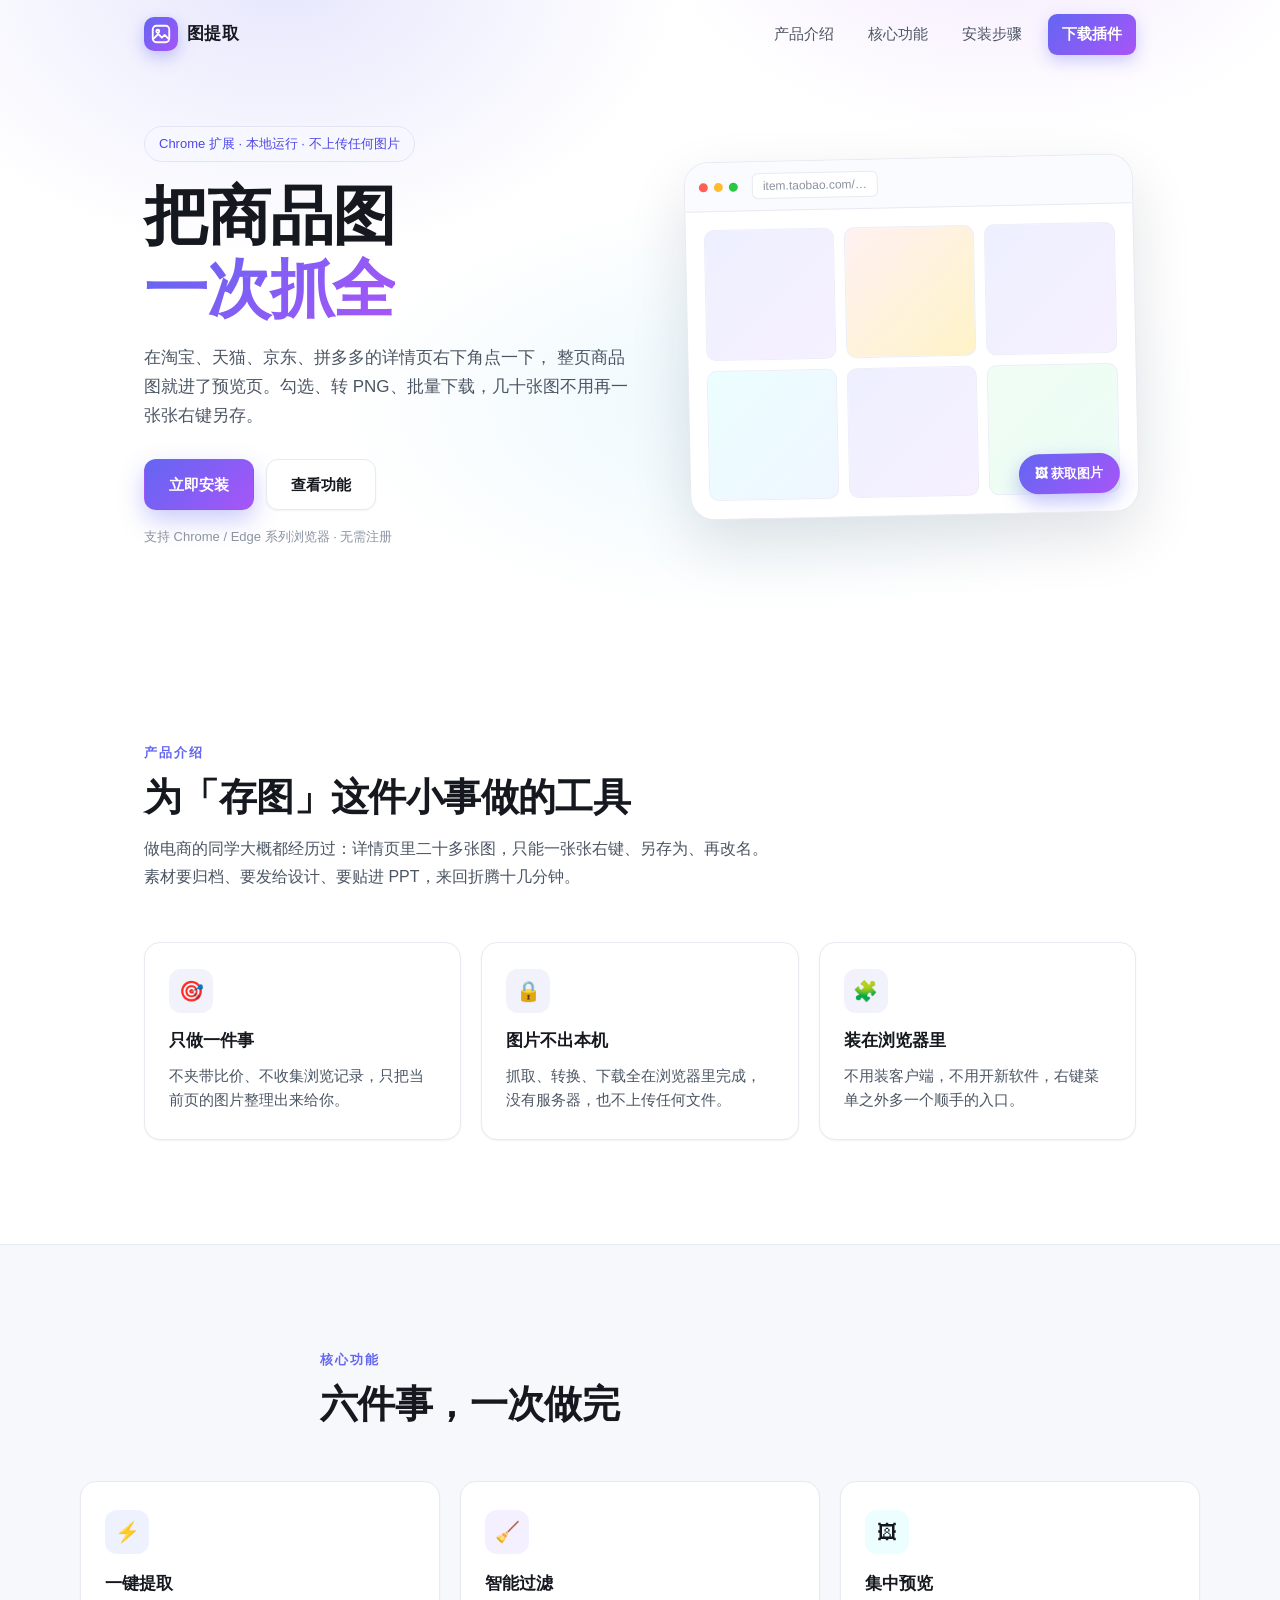
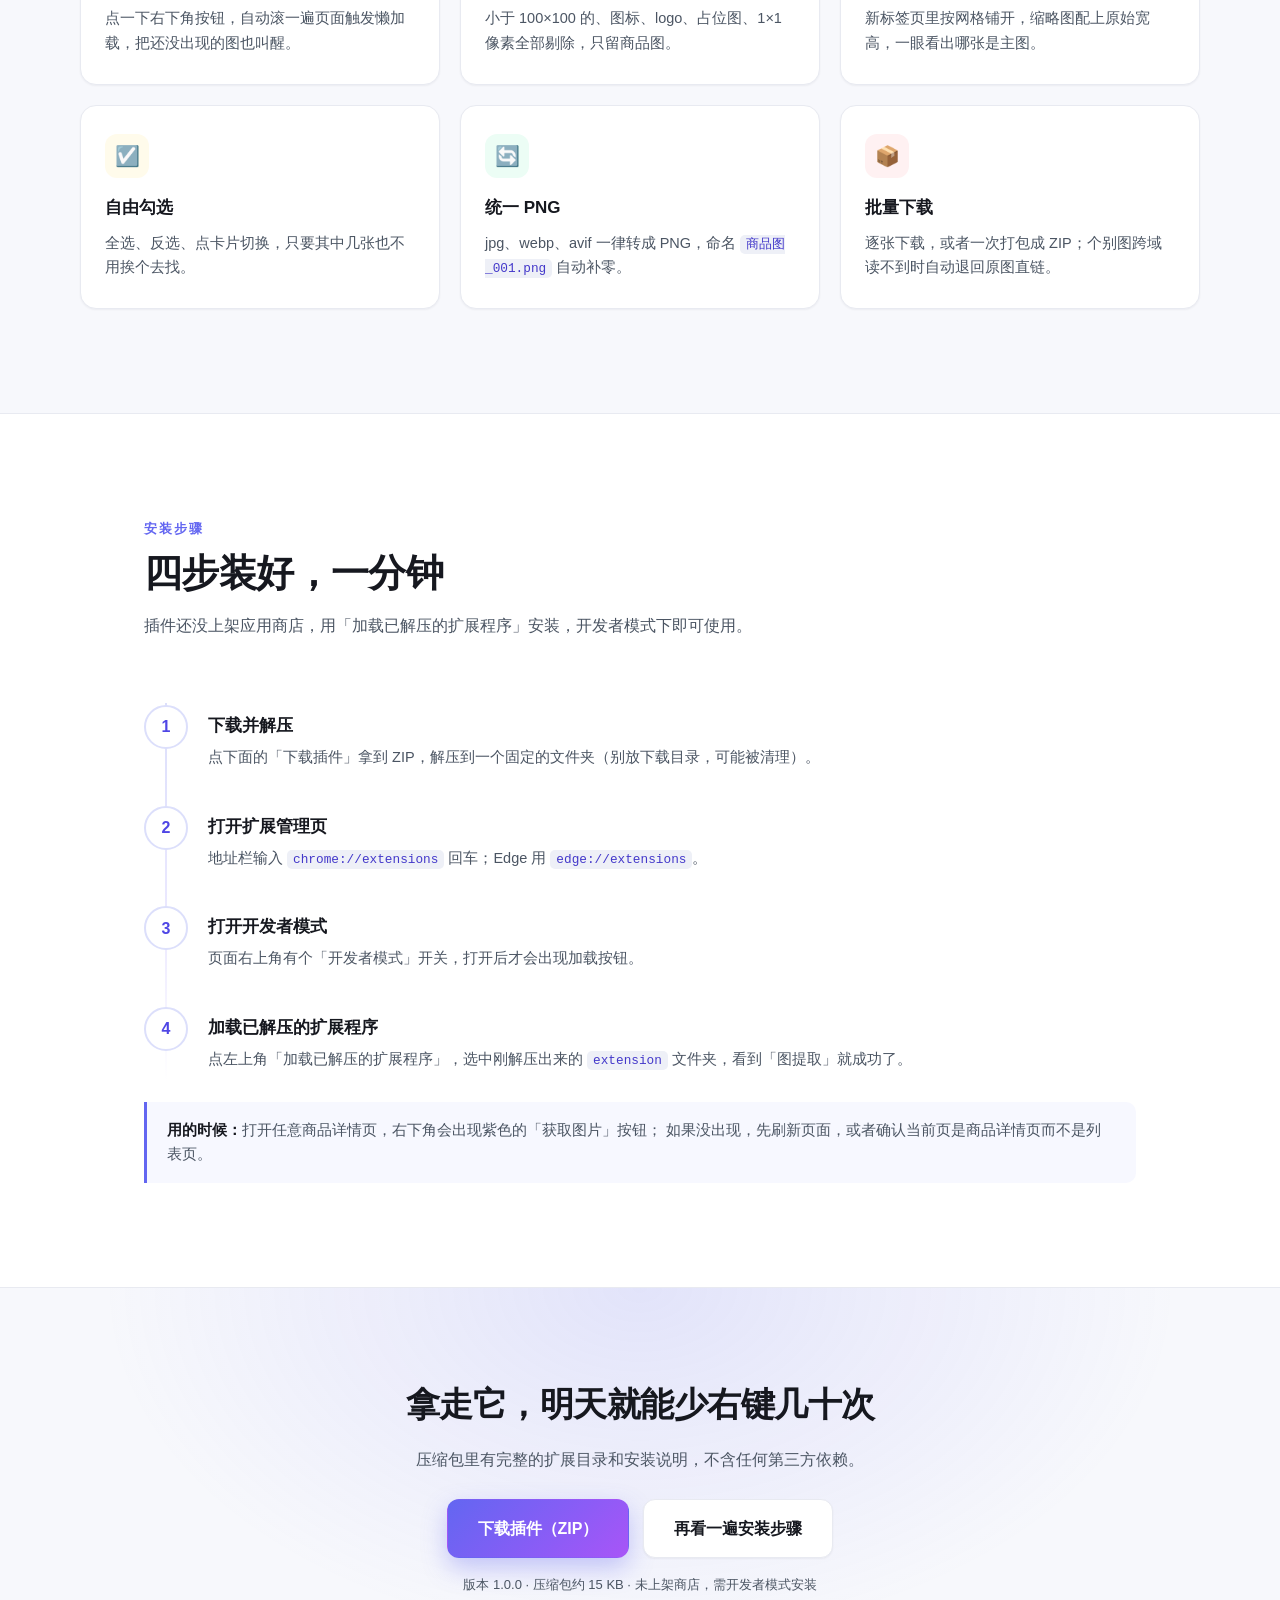
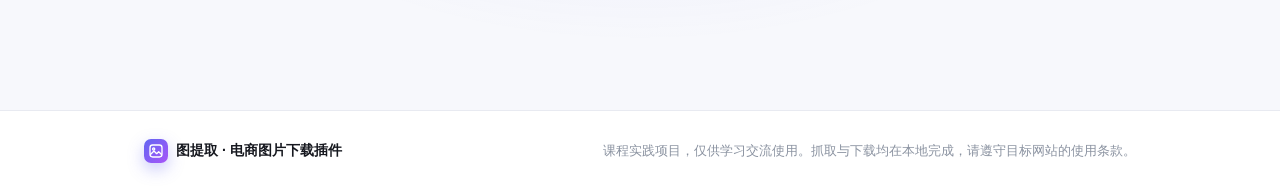
<file: docs/index.html>
<!DOCTYPE html>
<html lang="zh-CN">
<head>
  <meta charset="UTF-8" />
  <meta name="viewport" content="width=device-width, initial-scale=1.0" />
  <title>图提取 · 电商图片下载插件</title>
  <meta name="description" content="图提取是一个 Chrome 扩展：在电商详情页一键抓取全部商品图，勾选后统一转成 PNG 批量下载或打包 ZIP。" />
  <link rel="icon" href="assets/favicon.svg" type="image/svg+xml" />
  <link rel="stylesheet" href="css/style.css" />
</head>
<body>
  <!-- ===== 导航 ===== -->
  <header class="nav" id="nav">
    <div class="nav-inner">
      <a class="brand" href="#top">
        <span class="brand-mark" aria-hidden="true">
          <svg viewBox="0 0 24 24" width="22" height="22" fill="none" stroke="currentColor" stroke-width="2" stroke-linecap="round" stroke-linejoin="round">
            <rect x="3" y="3" width="18" height="18" rx="4" />
            <circle cx="8.5" cy="9" r="1.6" />
            <path d="m4 17 5-5 4 4 3-3 4 4" />
          </svg>
        </span>
        图提取
      </a>

      <nav class="nav-links" id="navLinks">
        <a href="#intro" class="nav-link">产品介绍</a>
        <a href="#features" class="nav-link">核心功能</a>
        <a href="#install" class="nav-link">安装步骤</a>
        <a href="#download" class="nav-link nav-cta">下载插件</a>
      </nav>

      <button class="nav-toggle" id="navToggle" type="button" aria-label="展开菜单" aria-expanded="false">
        <span></span><span></span><span></span>
      </button>
    </div>
  </header>

  <main id="top">
    <!-- ===== Hero ===== -->
    <section class="hero">
      <div class="hero-bg" aria-hidden="true"></div>
      <div class="hero-inner">
        <p class="hero-tag">Chrome 扩展 · 本地运行 · 不上传任何图片</p>
        <h1 class="hero-title">把商品图<br /><span class="grad">一次抓全</span></h1>
        <p class="hero-sub">
          在淘宝、天猫、京东、拼多多的详情页右下角点一下，
          整页商品图就进了预览页。勾选、转 PNG、批量下载，几十张图不用再一张张右键另存。
        </p>
        <div class="hero-actions">
          <a class="btn btn-primary" href="#download">立即安装</a>
          <a class="btn btn-ghost" href="#features">查看功能</a>
        </div>
        <p class="hero-note">支持 Chrome / Edge 系列浏览器 · 无需注册</p>
      </div>

      <!-- 纯 CSS 画的示意图，不引用任何外部图片 -->
      <div class="hero-mock" aria-hidden="true">
        <div class="mock-bar">
          <span class="dot"></span><span class="dot"></span><span class="dot"></span>
          <span class="mock-url">item.taobao.com/…</span>
        </div>
        <div class="mock-body">
          <div class="mock-grid">
            <span></span><span></span><span></span>
            <span></span><span></span><span></span>
          </div>
          <div class="mock-btn">🖼 获取图片</div>
        </div>
      </div>
    </section>

    <!-- ===== 产品介绍 ===== -->
    <section class="section" id="intro">
      <div class="section-head reveal">
        <p class="eyebrow">产品介绍</p>
        <h2>为「存图」这件小事做的工具</h2>
        <p class="lead">
          做电商的同学大概都经历过：详情页里二十多张图，只能一张张右键、另存为、再改名。
          素材要归档、要发给设计、要贴进 PPT，来回折腾十几分钟。
        </p>
      </div>

      <div class="intro-grid">
        <article class="intro-card reveal">
          <div class="ico">🎯</div>
          <h3>只做一件事</h3>
          <p>不夹带比价、不收集浏览记录，只把当前页的图片整理出来给你。</p>
        </article>
        <article class="intro-card reveal">
          <div class="ico">🔒</div>
          <h3>图片不出本机</h3>
          <p>抓取、转换、下载全在浏览器里完成，没有服务器，也不上传任何文件。</p>
        </article>
        <article class="intro-card reveal">
          <div class="ico">🧩</div>
          <h3>装在浏览器里</h3>
          <p>不用装客户端，不用开新软件，右键菜单之外多一个顺手的入口。</p>
        </article>
      </div>
    </section>

    <!-- ===== 核心功能 ===== -->
    <section class="section section-alt" id="features">
      <div class="section-head reveal">
        <p class="eyebrow">核心功能</p>
        <h2>六件事，一次做完</h2>
      </div>

      <div class="feature-grid">
        <article class="feature reveal">
          <div class="ico ico-blue">⚡</div>
          <h3>一键提取</h3>
          <p>点一下右下角按钮，自动滚一遍页面触发懒加载，把还没出现的图也叫醒。</p>
        </article>
        <article class="feature reveal">
          <div class="ico ico-violet">🧹</div>
          <h3>智能过滤</h3>
          <p>小于 100×100 的、图标、logo、占位图、1×1 像素全部剔除，只留商品图。</p>
        </article>
        <article class="feature reveal">
          <div class="ico ico-cyan">🖼</div>
          <h3>集中预览</h3>
          <p>新标签页里按网格铺开，缩略图配上原始宽高，一眼看出哪张是主图。</p>
        </article>
        <article class="feature reveal">
          <div class="ico ico-amber">☑️</div>
          <h3>自由勾选</h3>
          <p>全选、反选、点卡片切换，只要其中几张也不用挨个去找。</p>
        </article>
        <article class="feature reveal">
          <div class="ico ico-green">🔄</div>
          <h3>统一 PNG</h3>
          <p>jpg、webp、avif 一律转成 PNG，命名 <code>商品图_001.png</code> 自动补零。</p>
        </article>
        <article class="feature reveal">
          <div class="ico ico-rose">📦</div>
          <h3>批量下载</h3>
          <p>逐张下载，或者一次打包成 ZIP；个别图跨域读不到时自动退回原图直链。</p>
        </article>
      </div>
    </section>

    <!-- ===== 安装步骤 ===== -->
    <section class="section" id="install">
      <div class="section-head reveal">
        <p class="eyebrow">安装步骤</p>
        <h2>四步装好，一分钟</h2>
        <p class="lead">插件还没上架应用商店，用「加载已解压的扩展程序」安装，开发者模式下即可使用。</p>
      </div>

      <ol class="steps">
        <li class="step reveal">
          <span class="step-no">1</span>
          <div class="step-body">
            <h3>下载并解压</h3>
            <p>点下面的「下载插件」拿到 ZIP，解压到一个固定的文件夹（别放下载目录，可能被清理）。</p>
          </div>
        </li>
        <li class="step reveal">
          <span class="step-no">2</span>
          <div class="step-body">
            <h3>打开扩展管理页</h3>
            <p>地址栏输入 <code>chrome://extensions</code> 回车；Edge 用 <code>edge://extensions</code>。</p>
          </div>
        </li>
        <li class="step reveal">
          <span class="step-no">3</span>
          <div class="step-body">
            <h3>打开开发者模式</h3>
            <p>页面右上角有个「开发者模式」开关，打开后才会出现加载按钮。</p>
          </div>
        </li>
        <li class="step reveal">
          <span class="step-no">4</span>
          <div class="step-body">
            <h3>加载已解压的扩展程序</h3>
            <p>点左上角「加载已解压的扩展程序」，选中刚解压出来的 <code>extension</code> 文件夹，看到「图提取」就成功了。</p>
          </div>
        </li>
      </ol>

      <div class="tip reveal">
        <strong>用的时候：</strong>打开任意商品详情页，右下角会出现紫色的「获取图片」按钮；
        如果没出现，先刷新页面，或者确认当前页是商品详情页而不是列表页。
      </div>
    </section>

    <!-- ===== 下载 CTA ===== -->
    <section class="cta" id="download">
      <div class="cta-inner reveal">
        <h2>拿走它，明天就能少右键几十次</h2>
        <p>压缩包里有完整的扩展目录和安装说明，不含任何第三方依赖。</p>
        <div class="cta-actions">
          <a class="btn btn-primary btn-lg" href="assets/tu-tiqu-extension.zip" download>下载插件（ZIP）</a>
          <a class="btn btn-ghost btn-lg" href="#install">再看一遍安装步骤</a>
        </div>
        <p class="cta-note">版本 1.0.0 · 压缩包约 15 KB · 未上架商店，需开发者模式安装</p>
      </div>
    </section>
  </main>

  <footer class="footer">
    <div class="footer-inner">
      <div class="footer-brand">
        <span class="brand-mark small" aria-hidden="true">
          <svg viewBox="0 0 24 24" width="16" height="16" fill="none" stroke="currentColor" stroke-width="2" stroke-linecap="round" stroke-linejoin="round">
            <rect x="3" y="3" width="18" height="18" rx="4" />
            <circle cx="8.5" cy="9" r="1.6" />
            <path d="m4 17 5-5 4 4 3-3 4 4" />
          </svg>
        </span>
        图提取 · 电商图片下载插件
      </div>
      <p class="footer-note">
        课程实践项目，仅供学习交流使用。抓取与下载均在本地完成，请遵守目标网站的使用条款。
      </p>
    </div>
  </footer>

  <script src="js/main.js"></script>
</body>
</html>
</file>
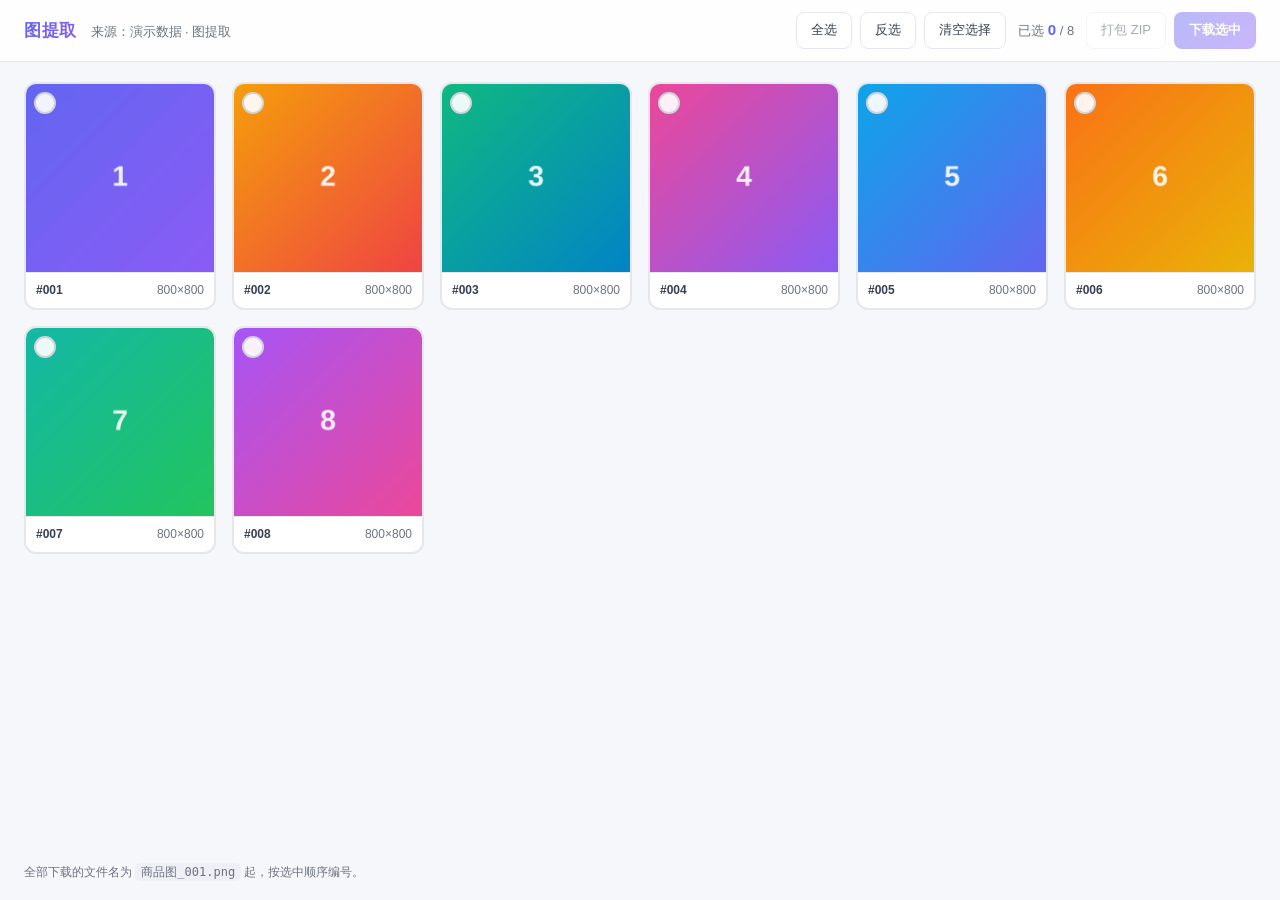
<file: extension/gallery.html>
<!DOCTYPE html>
<html lang="zh-CN">
<head>
  <meta charset="UTF-8" />
  <meta name="viewport" content="width=device-width, initial-scale=1.0" />
  <title>图提取 · 图片预览</title>
  <link rel="stylesheet" href="gallery.css" />
</head>
<body>
  <header class="topbar">
    <div class="topbar-left">
      <div class="logo">图提取</div>
      <div class="source" id="source">还没有提取记录</div>
    </div>
    <div class="topbar-right">
      <button class="btn ghost" id="btn-all" type="button">全选</button>
      <button class="btn ghost" id="btn-invert" type="button">反选</button>
      <button class="btn ghost" id="btn-clear" type="button">清空选择</button>
      <span class="counter">已选 <b id="count">0</b> / <span id="total">0</span></span>
      <button class="btn ghost" id="btn-zip" type="button" disabled>打包 ZIP</button>
      <button class="btn primary" id="btn-download" type="button" disabled>下载选中</button>
    </div>
  </header>

  <div class="progress" id="progress" hidden>
    <div class="progress-bar"><i id="progress-fill"></i></div>
    <div class="progress-text" id="progress-text">准备中…</div>
  </div>

  <main>
    <div class="grid" id="grid"></div>

    <section class="empty" id="empty">
      <div class="empty-ico">🖼</div>
      <h1>还没有图片</h1>
      <p>
        打开淘宝 / 天猫 / 京东 / 拼多多的商品详情页，页面右下角会出现一个
        <b>「获取图片」</b> 按钮，点一下就能把这一页的商品图都抓过来。
      </p>
      <p class="hint">如果按钮没出现：先刷新一下页面；或者确认当前页是不是商品详情页。</p>
    </section>
  </main>

  <footer class="footer">
    <span>全部下载的文件名为 <code>商品图_001.png</code> 起，按选中顺序编号。</span>
  </footer>

  <script src="gallery.js"></script>
</body>
</html>
</file>
<file: docs/css/style.css>
/* ============================================================
   图提取 · 官网样式
   全部使用 CSS 变量，不引用外部字体/图片/CDN
   ============================================================ */

:root {
  --primary: #6366f1;
  --primary-dark: #4f46e5;
  --violet: #8b5cf6;
  --grad: linear-gradient(135deg, #6366f1 0%, #8b5cf6 60%, #a855f7 100%);

  --bg: #ffffff;
  --bg-alt: #f7f8fc;
  --text: #16181f;
  --text-2: #4b5563;
  --text-3: #8b93a1;
  --line: #e8eaf1;

  --radius-s: 10px;
  --radius: 16px;
  --radius-l: 24px;
  --shadow-s: 0 1px 2px rgba(16, 24, 40, 0.05);
  --shadow: 0 10px 30px rgba(16, 24, 40, 0.08);
  --shadow-l: 0 24px 60px rgba(16, 24, 40, 0.12);

  --pad: clamp(20px, 5vw, 64px);
  --maxw: 1120px;
}

* { box-sizing: border-box; }

html { scroll-behavior: smooth; }

body {
  margin: 0;
  background: var(--bg);
  color: var(--text);
  font: 16px/1.7 -apple-system, BlinkMacSystemFont, "Segoe UI", "PingFang SC",
        "Hiragino Sans GB", "Microsoft YaHei", sans-serif;
  -webkit-font-smoothing: antialiased;
  overflow-x: hidden;
}

a { color: inherit; text-decoration: none; }
code {
  font-family: "JetBrains Mono", Consolas, Monaco, monospace;
  font-size: 0.88em;
  background: #eef0f7;
  color: #4338ca;
  padding: 2px 6px;
  border-radius: 5px;
}

/* ---------------- 导航 ---------------- */
.nav {
  position: fixed;
  inset: 0 0 auto 0;
  z-index: 100;
  transition: background 0.25s, box-shadow 0.25s, backdrop-filter 0.25s;
}
.nav.scrolled {
  background: rgba(255, 255, 255, 0.82);
  backdrop-filter: saturate(180%) blur(14px);
  box-shadow: 0 1px 0 var(--line), 0 8px 24px rgba(16, 24, 40, 0.06);
}

.nav-inner {
  max-width: var(--maxw);
  margin: 0 auto;
  padding: 14px var(--pad);
  display: flex;
  align-items: center;
  justify-content: space-between;
  gap: 16px;
}

.brand {
  display: inline-flex;
  align-items: center;
  gap: 9px;
  font-weight: 700;
  font-size: 17px;
  letter-spacing: 0.4px;
}
.brand-mark {
  display: grid;
  place-items: center;
  width: 34px;
  height: 34px;
  border-radius: 10px;
  color: #fff;
  background: var(--grad);
  box-shadow: 0 6px 16px rgba(99, 102, 241, 0.35);
}
.brand-mark.small { width: 24px; height: 24px; border-radius: 7px; }

.nav-links { display: flex; align-items: center; gap: 6px; }

.nav-link {
  position: relative;
  padding: 8px 14px;
  border-radius: 9px;
  font-size: 14.5px;
  color: var(--text-2);
  transition: color 0.18s, background 0.18s;
}
.nav-link:hover { color: var(--text); background: #f1f2f8; }
.nav-link.active { color: var(--primary-dark); background: #eef0ff; }

.nav-cta {
  margin-left: 6px;
  color: #fff;
  background: var(--grad);
  font-weight: 600;
  box-shadow: 0 6px 16px rgba(99, 102, 241, 0.3);
}
.nav-cta:hover { color: #fff; background: var(--grad); filter: brightness(1.06); }

.nav-toggle {
  display: none;
  width: 40px;
  height: 40px;
  border: 1px solid var(--line);
  border-radius: 10px;
  background: #fff;
  cursor: pointer;
  padding: 10px 9px;
  flex-direction: column;
  justify-content: space-between;
}
.nav-toggle span {
  display: block;
  height: 2px;
  border-radius: 2px;
  background: var(--text-2);
  transition: transform 0.2s, opacity 0.2s;
}
.nav.open .nav-toggle span:nth-child(1) { transform: translateY(6px) rotate(45deg); }
.nav.open .nav-toggle span:nth-child(2) { opacity: 0; }
.nav.open .nav-toggle span:nth-child(3) { transform: translateY(-6px) rotate(-45deg); }

/* ---------------- Hero ---------------- */
.hero {
  position: relative;
  max-width: var(--maxw);
  margin: 0 auto;
  padding: clamp(96px, 14vh, 150px) var(--pad) clamp(48px, 7vw, 96px);
  display: grid;
  grid-template-columns: minmax(0, 1fr) minmax(0, 0.92fr);
  gap: clamp(24px, 5vw, 56px);
  align-items: center;
  overflow: visible;
}

.hero-bg {
  position: absolute;
  top: -170px;
  left: 50%;
  width: 100vw;
  height: 780px;
  transform: translateX(-50%);
  background:
    radial-gradient(46% 54% at 22% 18%, rgba(99, 102, 241, 0.16), transparent 68%),
    radial-gradient(42% 48% at 78% 8%, rgba(168, 85, 247, 0.14), transparent 66%),
    radial-gradient(50% 40% at 60% 74%, rgba(14, 165, 233, 0.08), transparent 70%);
  pointer-events: none;
  z-index: -1;
}

.hero-tag {
  display: inline-block;
  margin: 0 0 18px;
  padding: 6px 14px;
  border: 1px solid #e3e5f5;
  border-radius: 999px;
  background: #f7f8ff;
  color: var(--primary-dark);
  font-size: 13px;
  font-weight: 500;
}

.hero-title {
  margin: 0 0 18px;
  font-size: clamp(38px, 6vw, 64px);
  line-height: 1.14;
  letter-spacing: -1.2px;
  font-weight: 800;
}
.grad {
  background: var(--grad);
  -webkit-background-clip: text;
  background-clip: text;
  color: transparent;
}

.hero-sub {
  margin: 0 0 28px;
  max-width: 34em;
  color: var(--text-2);
  font-size: clamp(15px, 1.6vw, 17px);
}

.hero-actions { display: flex; flex-wrap: wrap; gap: 12px; }

.hero-note { margin: 16px 0 0; color: var(--text-3); font-size: 13px; }

/* 按钮 */
.btn {
  display: inline-flex;
  align-items: center;
  justify-content: center;
  gap: 8px;
  padding: 12px 24px;
  border-radius: 12px;
  border: 1px solid transparent;
  font-size: 15px;
  font-weight: 600;
  cursor: pointer;
  transition: transform 0.16s, box-shadow 0.16s, background 0.16s, filter 0.16s;
}
.btn-primary {
  color: #fff;
  background: var(--grad);
  box-shadow: 0 10px 24px rgba(99, 102, 241, 0.34);
}
.btn-primary:hover { transform: translateY(-2px); box-shadow: 0 16px 32px rgba(99, 102, 241, 0.42); }
.btn-ghost {
  color: var(--text);
  background: #fff;
  border-color: var(--line);
  box-shadow: var(--shadow-s);
}
.btn-ghost:hover { transform: translateY(-2px); border-color: #d7dae8; box-shadow: var(--shadow); }
.btn-lg { padding: 15px 30px; font-size: 16px; }

/* 示意图 */
.hero-mock {
  position: relative;
  border-radius: var(--radius-l);
  background: #fff;
  border: 1px solid var(--line);
  box-shadow: var(--shadow-l);
  overflow: hidden;
  transform: rotate(-1.2deg);
}
.mock-bar {
  display: flex;
  align-items: center;
  gap: 6px;
  padding: 11px 14px;
  border-bottom: 1px solid var(--line);
  background: #fafbff;
}
.dot { width: 9px; height: 9px; border-radius: 50%; background: #e3e5ef; }
.dot:nth-child(1) { background: #ff5f57; }
.dot:nth-child(2) { background: #febc2e; }
.dot:nth-child(3) { background: #28c840; }
.mock-url {
  margin-left: 8px;
  font-size: 12px;
  color: var(--text-3);
  background: #fff;
  border: 1px solid var(--line);
  border-radius: 6px;
  padding: 2px 10px;
}
.mock-body { position: relative; padding: 18px; }
.mock-grid {
  display: grid;
  grid-template-columns: repeat(3, 1fr);
  gap: 10px;
}
.mock-grid span {
  display: block;
  aspect-ratio: 1 / 1;
  border-radius: 10px;
  background: linear-gradient(135deg, #eef0ff, #f6f0ff);
  border: 1px solid #eceef8;
}
.mock-grid span:nth-child(2) { background: linear-gradient(135deg, #fff1f2, #fef3c7); }
.mock-grid span:nth-child(4) { background: linear-gradient(135deg, #ecfeff, #eff6ff); }
.mock-grid span:nth-child(6) { background: linear-gradient(135deg, #f0fdf4, #ecfdf5); }
.mock-btn {
  position: absolute;
  right: 18px;
  bottom: 18px;
  padding: 9px 16px;
  border-radius: 999px;
  background: var(--grad);
  color: #fff;
  font-size: 13px;
  font-weight: 600;
  box-shadow: 0 8px 20px rgba(99, 102, 241, 0.4);
}

/* ---------------- 通用区块 ---------------- */
.section {
  max-width: var(--maxw);
  margin: 0 auto;
  padding: clamp(56px, 9vw, 104px) var(--pad);
}
.section-alt {
  max-width: none;
  background: var(--bg-alt);
  border-top: 1px solid var(--line);
  border-bottom: 1px solid var(--line);
}
.section-alt > * { max-width: var(--maxw); margin-left: auto; margin-right: auto; }

.section-head { max-width: 640px; margin-bottom: clamp(32px, 5vw, 52px); }
.eyebrow {
  margin: 0 0 10px;
  font-size: 13px;
  font-weight: 600;
  letter-spacing: 2px;
  text-transform: uppercase;
  color: var(--primary);
}
.section-head h2 {
  margin: 0 0 14px;
  font-size: clamp(26px, 3.6vw, 38px);
  line-height: 1.25;
  letter-spacing: -0.6px;
}
.lead { margin: 0; color: var(--text-2); }

/* 介绍三卡 */
.intro-grid {
  display: grid;
  grid-template-columns: repeat(auto-fit, minmax(250px, 1fr));
  gap: 20px;
}
.intro-card {
  padding: 26px 24px;
  background: #fff;
  border: 1px solid var(--line);
  border-radius: var(--radius);
  box-shadow: var(--shadow-s);
  transition: transform 0.2s, box-shadow 0.2s;
}
.intro-card:hover { transform: translateY(-4px); box-shadow: var(--shadow); }
.intro-card h3 { margin: 14px 0 8px; font-size: 17px; }
.intro-card p { margin: 0; color: var(--text-2); font-size: 14.5px; }

.ico {
  display: grid;
  place-items: center;
  width: 44px;
  height: 44px;
  border-radius: 12px;
  font-size: 20px;
  background: #f1f2fb;
}
.ico-blue { background: #eef2ff; }
.ico-violet { background: #f5f0ff; }
.ico-cyan { background: #ecfeff; }
.ico-amber { background: #fffbeb; }
.ico-green { background: #ecfdf5; }
.ico-rose { background: #fff1f2; }

/* 功能卡 */
.feature-grid {
  display: grid;
  grid-template-columns: repeat(3, minmax(0, 1fr));
  gap: 20px;
}
.feature {
  padding: 28px 24px;
  background: #fff;
  border: 1px solid var(--line);
  border-radius: var(--radius);
  box-shadow: var(--shadow-s);
  transition: transform 0.2s, box-shadow 0.2s, border-color 0.2s;
}
.feature:hover {
  transform: translateY(-5px);
  box-shadow: var(--shadow);
  border-color: #dfe3f5;
}
.feature h3 { margin: 16px 0 8px; font-size: 17px; }
.feature p { margin: 0; color: var(--text-2); font-size: 14.5px; }

/* 安装时间线 */
.steps {
  list-style: none;
  margin: 0;
  padding: 0;
  position: relative;
}
.steps::before {
  content: "";
  position: absolute;
  left: 21px;
  top: 12px;
  bottom: 12px;
  width: 2px;
  background: linear-gradient(180deg, #dcdffb, #ece9ff 60%, transparent);
}
.step {
  position: relative;
  display: flex;
  gap: 20px;
  padding: 14px 0 22px;
}
.step-no {
  flex: none;
  width: 44px;
  height: 44px;
  display: grid;
  place-items: center;
  border-radius: 50%;
  background: #fff;
  border: 2px solid #dcdffb;
  color: var(--primary-dark);
  font-weight: 700;
  z-index: 1;
}
.step-body h3 { margin: 6px 0 6px; font-size: 16.5px; }
.step-body p { margin: 0; color: var(--text-2); font-size: 14.5px; }

.tip {
  margin-top: 8px;
  padding: 16px 20px;
  border-left: 3px solid var(--primary);
  border-radius: 0 var(--radius-s) var(--radius-s) 0;
  background: #f7f8ff;
  color: var(--text-2);
  font-size: 14.5px;
}
.tip strong { color: var(--text); }

/* ---------------- CTA ---------------- */
.cta {
  padding: clamp(48px, 8vw, 88px) var(--pad);
  background:
    radial-gradient(60% 120% at 50% 0%, rgba(99, 102, 241, 0.14), transparent 70%),
    var(--bg-alt);
  border-top: 1px solid var(--line);
}
.cta-inner {
  max-width: 720px;
  margin: 0 auto;
  text-align: center;
}
.cta h2 {
  margin: 0 0 12px;
  font-size: clamp(24px, 3.4vw, 34px);
  letter-spacing: -0.5px;
}
.cta p { margin: 0 0 26px; color: var(--text-2); }
.cta-actions {
  display: flex;
  flex-wrap: wrap;
  gap: 14px;
  justify-content: center;
  margin-bottom: 16px;
}
.cta-note { color: var(--text-3); font-size: 13px; }

/* ---------------- 页脚 ---------------- */
.footer {
  border-top: 1px solid var(--line);
  background: #fff;
}
.footer-inner {
  max-width: var(--maxw);
  margin: 0 auto;
  padding: 28px var(--pad);
  display: flex;
  flex-wrap: wrap;
  gap: 10px 24px;
  align-items: center;
  justify-content: space-between;
}
.footer-brand {
  display: inline-flex;
  align-items: center;
  gap: 8px;
  font-weight: 600;
  font-size: 14px;
}
.footer-note { margin: 0; color: var(--text-3); font-size: 12.5px; }

/* ---------------- 入场动画 ---------------- */
.reveal {
  opacity: 0;
  transform: translateY(18px);
  transition: opacity 0.6s ease, transform 0.6s cubic-bezier(0.22, 1, 0.36, 1);
}
.reveal.in { opacity: 1; transform: none; }

/* ---------------- 响应式 ---------------- */
@media (max-width: 1023px) {
  .hero {
    grid-template-columns: 1fr;
    padding-top: clamp(88px, 12vh, 120px);
  }
  .hero-mock { transform: none; margin-top: 8px; }
  .hero-sub { max-width: none; }
  .feature-grid { grid-template-columns: repeat(2, minmax(0, 1fr)); }
}

@media (max-width: 640px) {
  .feature-grid { grid-template-columns: 1fr; }
}

@media (max-width: 767px) {
  .nav-toggle { display: flex; }
  .nav-links {
    position: absolute;
    top: 100%;
    left: 0;
    right: 0;
    flex-direction: column;
    align-items: stretch;
    gap: 4px;
    padding: 10px var(--pad) 18px;
    background: #fff;
    border-bottom: 1px solid var(--line);
    box-shadow: 0 16px 30px rgba(16, 24, 40, 0.08);
    transform: translateY(-8px);
    opacity: 0;
    pointer-events: none;
    transition: opacity 0.2s, transform 0.2s;
  }
  .nav.open .nav-links { opacity: 1; transform: none; pointer-events: auto; }
  .nav-link { padding: 12px 14px; font-size: 15px; }
  .nav-cta { margin: 6px 0 0; text-align: center; }

  .hero-title { letter-spacing: -0.6px; }
  .steps::before { left: 19px; }
  .step-no { width: 40px; height: 40px; }
  .footer-inner { flex-direction: column; align-items: flex-start; }
}

@media (max-width: 400px) {
  body { font-size: 15px; }
  .btn { padding: 11px 18px; font-size: 14px; }
  .hero-actions .btn { flex: 1 1 100%; }
}
</file>
<file: extension/gallery.css>
:root {
  --bg: #f6f7fb;
  --card: #ffffff;
  --line: #e5e7eb;
  --text: #1f2330;
  --muted: #6b7280;
  --primary: #6366f1;
  --primary-dark: #4f46e5;
  --radius: 12px;
}

* { box-sizing: border-box; }

body {
  margin: 0;
  min-height: 100vh;
  background: var(--bg);
  color: var(--text);
  font: 14px/1.6 -apple-system, "PingFang SC", "Microsoft YaHei", sans-serif;
  display: flex;
  flex-direction: column;
}

/* ---------- 顶栏 ---------- */
.topbar {
  position: sticky;
  top: 0;
  z-index: 20;
  display: flex;
  align-items: center;
  justify-content: space-between;
  gap: 16px;
  padding: 12px 24px;
  background: rgba(255, 255, 255, 0.86);
  backdrop-filter: blur(10px);
  border-bottom: 1px solid var(--line);
  flex-wrap: wrap;
}

.topbar-left { display: flex; align-items: baseline; gap: 14px; min-width: 0; }

.logo {
  font-size: 17px;
  font-weight: 700;
  letter-spacing: 0.5px;
  background: linear-gradient(135deg, #6366f1, #8b5cf6);
  -webkit-background-clip: text;
  background-clip: text;
  color: transparent;
  white-space: nowrap;
}

.source {
  color: var(--muted);
  font-size: 13px;
  overflow: hidden;
  text-overflow: ellipsis;
  white-space: nowrap;
  max-width: 46vw;
}

.topbar-right { display: flex; align-items: center; gap: 8px; flex-wrap: wrap; }

.counter { color: var(--muted); font-size: 13px; margin: 0 4px; }
.counter b { color: var(--primary); font-size: 15px; }

/* ---------- 按钮 ---------- */
.btn {
  border: 1px solid transparent;
  border-radius: 8px;
  padding: 7px 14px;
  font: inherit;
  font-size: 13px;
  cursor: pointer;
  transition: background 0.16s, transform 0.16s, opacity 0.16s;
}
.btn:active { transform: translateY(1px); }
.btn.ghost { background: #fff; border-color: var(--line); color: #374151; }
.btn.ghost:hover { background: #f3f4f6; }
.btn.primary {
  background: linear-gradient(135deg, var(--primary), #8b5cf6);
  color: #fff;
  font-weight: 600;
}
.btn.primary:hover { filter: brightness(1.06); }
.btn:disabled { opacity: 0.45; cursor: not-allowed; }

/* ---------- 进度 ---------- */
.progress { padding: 12px 24px 0; }
.progress-bar { height: 6px; background: #e5e7eb; border-radius: 999px; overflow: hidden; }
.progress-bar i {
  display: block;
  height: 100%;
  width: 0;
  background: linear-gradient(135deg, var(--primary), #8b5cf6);
  transition: width 0.2s ease;
}
.progress-text { margin-top: 6px; font-size: 12px; color: var(--muted); }

/* ---------- 网格 ---------- */
main { flex: 1; padding: 20px 24px 12px; }

.grid {
  display: grid;
  grid-template-columns: repeat(auto-fill, minmax(190px, 1fr));
  gap: 16px;
}

.card {
  position: relative;
  background: var(--card);
  border: 2px solid var(--line);
  border-radius: var(--radius);
  overflow: hidden;
  cursor: pointer;
  transition: border-color 0.16s, box-shadow 0.16s, transform 0.16s;
}

.card:hover { transform: translateY(-2px); box-shadow: 0 8px 20px rgba(17, 24, 39, 0.08); }
.card.selected { border-color: var(--primary); box-shadow: 0 0 0 3px rgba(99, 102, 241, 0.15); }

.card-thumb {
  width: 100%;
  aspect-ratio: 1 / 1;
  background: #f3f4f6 url("data:image/svg+xml,%3Csvg xmlns='http://www.w3.org/2000/svg' width='40' height='40'%3E%3Cpath d='M0 40 L40 0' stroke='%23e5e7eb' stroke-width='2'/%3E%3C/svg%3E");
  display: block;
  object-fit: contain;
}

.card-meta {
  display: flex;
  align-items: center;
  justify-content: space-between;
  gap: 6px;
  padding: 8px 10px;
  border-top: 1px solid var(--line);
  font-size: 12px;
  color: var(--muted);
}

.card-index {
  font-weight: 600;
  color: #374151;
}

.card-check {
  position: absolute;
  top: 8px;
  left: 8px;
  width: 22px;
  height: 22px;
  border-radius: 50%;
  background: rgba(255, 255, 255, 0.92);
  border: 2px solid #d1d5db;
  display: grid;
  place-items: center;
  font-size: 13px;
  color: transparent;
  transition: all 0.16s;
}

.card.selected .card-check {
  background: var(--primary);
  border-color: var(--primary);
  color: #fff;
}

.card-broken {
  display: grid;
  place-items: center;
  font-size: 12px;
  color: #9ca3af;
  background: #f9fafb;
}

/* ---------- 空状态 ---------- */
.empty {
  max-width: 560px;
  margin: 60px auto;
  padding: 36px 28px;
  text-align: center;
  background: var(--card);
  border: 1px dashed #d1d5db;
  border-radius: 16px;
}
.empty-ico { font-size: 40px; }
.empty h1 { font-size: 18px; margin: 12px 0 10px; }
.empty p { color: var(--muted); margin: 8px 0; font-size: 13.5px; }
.empty .hint { font-size: 12.5px; color: #9ca3af; }

.footer {
  padding: 12px 24px 18px;
  color: var(--muted);
  font-size: 12px;
}
.footer code {
  background: #eef0f5;
  padding: 2px 6px;
  border-radius: 5px;
  font-family: Consolas, Monaco, monospace;
}
</file>
